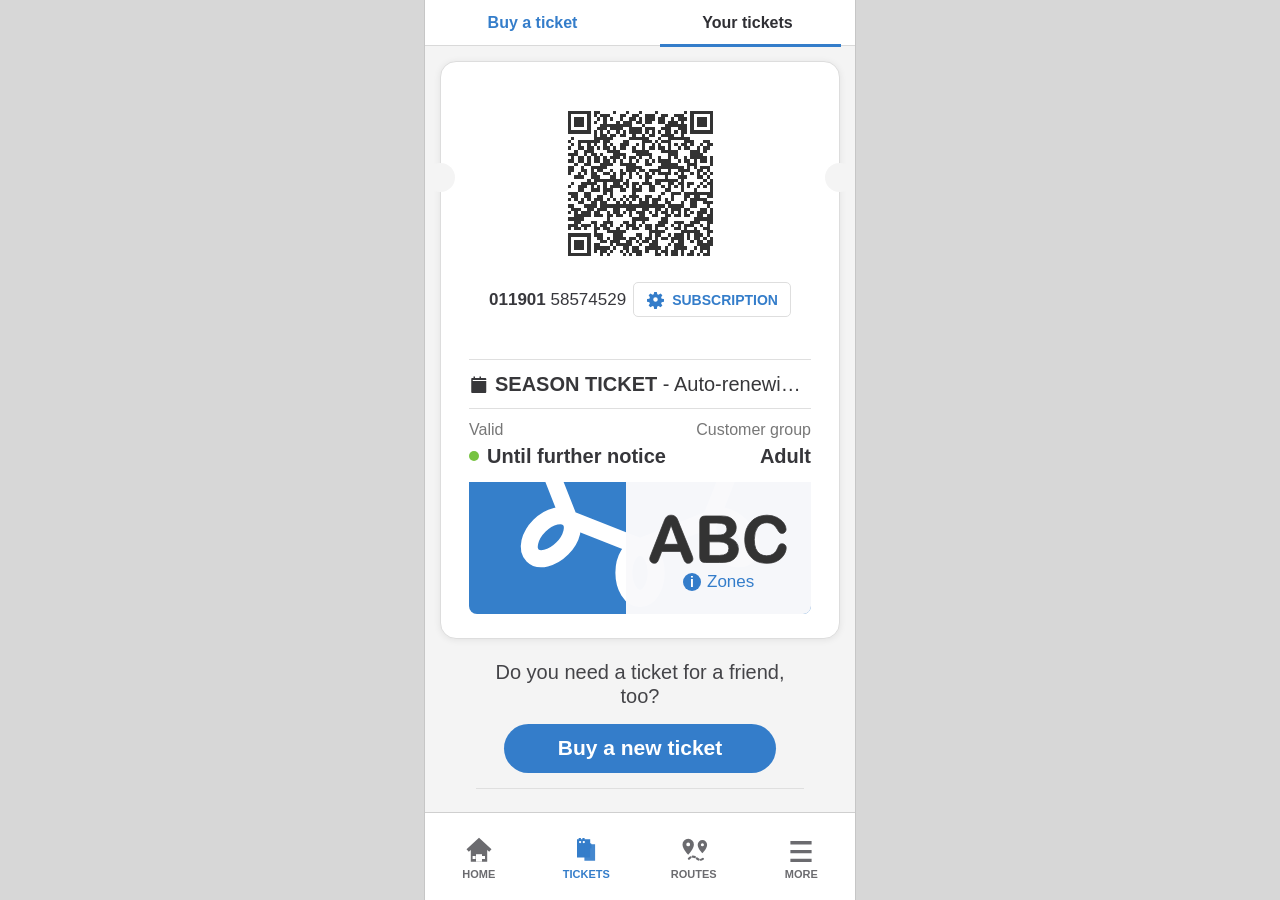
<file: index.html>
<!doctype html>
<html lang="en">
  <head>
    <meta charset="utf-8" />
    <meta name="viewport" content="width=device-width, initial-scale=1" />
    <title>HSL Ticket Mockup</title>
    <meta name="theme-color" content="#f4f4f4" />
    <meta name="apple-mobile-web-app-capable" content="yes" />
    <meta name="apple-mobile-web-app-status-bar-style" content="default" />
    <meta name="apple-mobile-web-app-title" content="HSL" />
    <link rel="manifest" href="./manifest.webmanifest?v=21" />
    <link rel="icon" href="./assets/icons/hsl-icon.svg" type="image/svg+xml" />
    <link rel="apple-touch-icon" href="./assets/icons/hsl-icon.svg" />
    <link rel="stylesheet" href="./styles.css?v=21" />
  </head>
  <body>
    <div class="app-shell">
      <div class="app-screen" aria-label="HSL ticket app mockup">
        <nav class="ticket-tabs" aria-label="Ticket sections">
          <button type="button" class="tab-button inactive">Buy a ticket</button>
          <button type="button" class="tab-button active">Your tickets</button>
        </nav>

        <main class="content">
          <section class="ticket-card" aria-label="Season ticket">
            <span class="side-notch notch-left" aria-hidden="true"></span>
            <span class="side-notch notch-right" aria-hidden="true"></span>

            <div class="qr-code" id="qrCode" aria-hidden="true"></div>

            <div class="ticket-meta">
              <div class="ticket-number"><strong>011901</strong> 58574529</div>
              <div class="subscription-badge">
                <svg viewBox="0 0 32 32" aria-hidden="true">
                  <path d="M18.2 3.2h-4.4l-.8 4a10.2 10.2 0 0 0-2.1.9L7.5 5.9 4.4 9l2.2 3.4c-.4.7-.7 1.4-.9 2.2l-4 .7v4.4l4 .8c.2.8.5 1.5.9 2.2l-2.2 3.4 3.1 3.1 3.4-2.2c.7.4 1.4.7 2.1.9l.8 4h4.4l.8-4c.7-.2 1.4-.5 2.1-.9l3.4 2.2 3.1-3.1-2.2-3.4c.4-.7.7-1.4.9-2.2l4-.8v-4.4l-4-.7c-.2-.8-.5-1.5-.9-2.2L27.6 9l-3.1-3.1-3.4 2.2c-.7-.4-1.4-.7-2.1-.9l-.8-4Zm-2.2 9a3.8 3.8 0 1 1 0 7.6 3.8 3.8 0 0 1 0-7.6Z" />
                  <circle cx="16" cy="16" r="2.1" class="gear-hole" />
                </svg>
                <span>SUBSCRIPTION</span>
              </div>
            </div>

            <div class="divider"></div>

            <div class="ticket-title">
              <svg viewBox="0 0 24 24" aria-hidden="true">
                <path d="M6 2h2v3H6V2Zm8 0h2v3h-2V2Z" />
                <path d="M4.3 4h17.4c.7 0 1.3.6 1.3 1.3v17.4c0 .7-.6 1.3-1.3 1.3H4.3c-.7 0-1.3-.6-1.3-1.3V5.3C3 4.6 3.6 4 4.3 4Zm1.4 7.2h3v3h-3v-3Zm4.7 0h3v3h-3v-3Zm4.7 0h3v3h-3v-3Zm-9.4 4.5h3v3h-3v-3Zm4.7 0h3v3h-3v-3Zm4.7 0h3v3h-3v-3ZM5 8h18V6.5H5V8Z" />
              </svg>
              <span><strong>SEASON TICKET</strong><span class="title-rest"> - Auto-renewing s...</span></span>
            </div>

            <div class="divider title-divider"></div>

            <div class="details-row">
              <div>
                <p class="label">Valid</p>
                <p class="value status-value"><span></span>Until further notice</p>
              </div>
              <div class="customer">
                <p class="label">Customer group</p>
                <p class="value">Adult</p>
              </div>
            </div>

            <div class="zone-card" id="zoneCard">
              <svg class="zone-pattern" viewBox="0 0 200 200" aria-hidden="true">
                <g>
                  <polygon points="100 54 133 67 146 100 133 133 100 146 67 133 54 100 67 67" />
                  <g transform="translate(100 42)">
                    <ellipse rx="7.5" ry="12" />
                  </g>
                  <g transform="translate(141.485 58.515) rotate(45)">
                    <ellipse rx="7.5" ry="12" />
                  </g>
                  <g transform="translate(158 100) rotate(90)">
                    <ellipse rx="7.5" ry="12" />
                  </g>
                  <g transform="translate(141.485 141.485) rotate(135)">
                    <ellipse rx="7.5" ry="12" />
                  </g>
                  <g transform="translate(100 158) rotate(180)">
                    <ellipse rx="7.5" ry="12" />
                  </g>
                  <g transform="translate(58.515 141.485) rotate(225)">
                    <ellipse rx="7.5" ry="12" />
                  </g>
                  <g transform="translate(42 100) rotate(270)">
                    <ellipse rx="7.5" ry="12" />
                  </g>
                  <g transform="translate(58.515 58.515) rotate(315)">
                    <ellipse rx="7.5" ry="12" />
                  </g>
                </g>
              </svg>
              <div class="zone-color-panel">
              </div>
              <div class="zone-copy">
                <svg class="zone-letters" viewBox="0 0 141.616 48.115" role="img" aria-label="ABC">
                  <path fill="currentColor" d="M34.849 42.053L32.627 36.213L13.711 36.213L11.489 42.180Q10.188 45.671 9.268 46.893Q8.347 48.115 6.252 48.115Q4.475 48.115 3.110 46.814Q1.746 45.513 1.746 43.862Q1.746 42.910 2.063 41.895Q2.380 40.879 3.110 39.070L15.012 8.855Q15.520 7.554 16.234 5.729Q16.948 3.904 17.758 2.698Q18.567 1.492 19.884 0.746Q21.201 0.000 23.137 0.000Q25.105 0.000 26.422 0.746Q27.739 1.492 28.549 2.666Q29.358 3.840 29.913 5.189Q30.469 6.538 31.326 8.792L43.481 38.816Q44.910 42.244 44.910 43.799Q44.910 45.417 43.561 46.766Q42.212 48.115 40.308 48.115Q39.197 48.115 38.403 47.719Q37.610 47.322 37.070 46.639Q36.531 45.957 35.912 44.545Q35.293 43.132 34.849 42.053ZM16.187 29.136L30.088 29.136L23.074 9.934Z" />
                  <path fill="currentColor" d="M71.697 47.322L57.478 47.322Q54.399 47.322 53.082 45.941Q51.765 44.561 51.765 41.545L51.765 6.570Q51.765 3.491 53.114 2.142Q54.463 0.793 57.478 0.793L72.554 0.793Q75.886 0.793 78.330 1.206Q80.774 1.619 82.710 2.793Q84.360 3.777 85.630 5.284Q86.899 6.792 87.566 8.617Q88.232 10.442 88.232 12.473Q88.232 19.456 81.250 22.693Q90.422 25.613 90.422 34.055Q90.422 37.959 88.423 41.085Q86.423 44.211 83.027 45.703Q80.901 46.592 78.140 46.957Q75.378 47.322 71.697 47.322ZM70.999 26.660L61.191 26.660L61.191 40.244L71.316 40.244Q80.869 40.244 80.869 33.357Q80.869 29.834 78.394 28.247Q75.918 26.660 70.999 26.660ZM61.191 7.871L61.191 19.900L69.824 19.900Q73.347 19.900 75.267 19.233Q77.188 18.567 78.203 16.694Q78.997 15.361 78.997 13.711Q78.997 10.188 76.489 9.030Q73.982 7.871 68.840 7.871Z" />
                  <path fill="currentColor" d="M138.220 32.627Q138.220 34.849 137.125 37.435Q136.030 40.022 133.682 42.513Q131.333 45.005 127.683 46.560Q124.033 48.115 119.177 48.115Q115.496 48.115 112.480 47.417Q109.465 46.719 107.006 45.243Q104.546 43.767 102.483 41.355Q100.642 39.165 99.341 36.451Q98.040 33.738 97.389 30.659Q96.738 27.581 96.738 24.121Q96.738 18.503 98.373 14.060Q100.007 9.617 103.054 6.459Q106.101 3.301 110.195 1.650Q114.290 0.000 118.923 0.000Q124.573 0.000 128.984 2.253Q133.396 4.507 135.745 7.823Q138.093 11.140 138.093 14.092Q138.093 15.710 136.951 16.948Q135.808 18.186 134.189 18.186Q132.380 18.186 131.476 17.329Q130.571 16.472 129.460 14.377Q127.620 10.918 125.128 9.204Q122.637 7.490 118.987 7.490Q113.179 7.490 109.735 11.902Q106.292 16.313 106.292 24.438Q106.292 29.866 107.815 33.468Q109.338 37.070 112.131 38.848Q114.924 40.625 118.669 40.625Q122.732 40.625 125.541 38.610Q128.350 36.594 129.778 32.690Q130.381 30.850 131.270 29.691Q132.158 28.533 134.126 28.533Q135.808 28.533 137.014 29.707Q138.220 30.881 138.220 32.627Z" />
                </svg>
                <div class="zone-label">
                  <span>i</span>
                  Zones
                </div>
              </div>
            </div>
          </section>

          <section class="friend-ticket">
            <p>Do you need a ticket for a friend,<br />too?</p>
            <button type="button">Buy a new ticket</button>
          </section>

          <div class="lower-divider"></div>
          <p class="previous-copy">Previous purchases of tickets</p>
          <a class="purchase-history" href="#" aria-label="Open purchase history">Purchase history ›</a>
          <div class="color-controls" aria-label="Zone background color">
            <button type="button" class="color-button is-selected" data-zone-color="#357fca" aria-label="Blue background"></button>
            <button type="button" class="color-button cyan" data-zone-color="#02b8e5" aria-label="Cyan background"></button>
            <button type="button" class="color-button magenta" data-zone-color="#dc0451" aria-label="Magenta background"></button>
            <button type="button" class="color-button purple" data-zone-color="#8c4798" aria-label="Purple background"></button>
            <button type="button" class="color-button red" data-zone-color="#d84a3f" aria-label="Red background"></button>
            <button type="button" class="color-button orange" data-zone-color="#f36a25" aria-label="Orange background"></button>
            <button type="button" class="color-button green" data-zone-color="#30a95a" aria-label="Green background"></button>
            <button type="button" class="color-button bright-yellow" data-zone-color="#fed200" aria-label="Bright yellow background"></button>
            <button type="button" class="color-button yellow" data-zone-color="#e8b72e" aria-label="Yellow background"></button>
          </div>
        </main>

        <footer class="bottom-nav" aria-label="Main navigation">
          <button type="button">
            <svg viewBox="0 0 32 32" aria-hidden="true">
              <path d="M3.5 15.3 16 3.8l12.5 11.5-2.3 2.5-2-1.8v11.7H7.8V16l-2 1.8-2.3-2.5Z" />
              <path d="M13 20.2h6v7.5h-6v-7.5Z" class="cutout" />
              <path d="M9.6 22.1h3v3h-3v-3Zm9.4 0h3v3h-3v-3Z" class="cutout" />
            </svg>
            <span>HOME</span>
          </button>
          <button type="button" class="selected">
            <svg viewBox="0 0 32 32" aria-hidden="true">
              <path d="M7 5.3h13.2v18.2H7V5.3Zm3.3 5.3h6.8v2h-6.8v-2Zm0 4.5h6.8v2h-6.8v-2Zm0 4.5h4.7v2h-4.7v-2Z" />
              <path d="M14.4 10.2h10.7v16.5H14.4V10.2Zm2.5 4.1h5.5v1.7h-5.5v-1.7Zm0 3.9h5.5v1.7h-5.5v-1.7Zm0 3.9h3.7v1.7h-3.7v-1.7Z" opacity=".92" />
              <path d="M8.7 4.1h2.2v3.4H8.7V4.1Zm3.7 0h2.2v3.4h-2.2V4.1Z" />
              <circle cx="10.1" cy="8.1" r="1.15" class="cutout" />
              <circle cx="13.8" cy="8.1" r="1.15" class="cutout" />
              <path d="M20.6 10.2v3.3h-3.4" fill="none" stroke="currentColor" stroke-linecap="round" stroke-width="1.7" />
            </svg>
            <span>TICKETS</span>
          </button>
          <button type="button">
            <svg viewBox="0 0 32 32" aria-hidden="true">
              <path d="M10.2 4.8A5.7 5.7 0 0 0 4.5 10.5c0 4.7 5.7 10.2 5.7 10.2s5.7-5.5 5.7-10.2a5.7 5.7 0 0 0-5.7-5.7Zm0 7.5a1.9 1.9 0 1 1 0-3.8 1.9 1.9 0 0 1 0 3.8Zm14.2-6.2a4.7 4.7 0 0 0-4.7 4.7c0 3.9 4.7 8.5 4.7 8.5s4.7-4.6 4.7-8.5a4.7 4.7 0 0 0-4.7-4.7Zm0 6.2a1.55 1.55 0 1 1 0-3.1 1.55 1.55 0 0 1 0 3.1Z" />
              <path d="M10.9 24.7c2.4-2.6 5-2.8 7.6-.5 2.7 2.4 5.4 2.1 8.2-.8" fill="none" stroke="currentColor" stroke-dasharray="2.1 2.4" stroke-linecap="round" stroke-width="2.2" />
            </svg>
            <span>ROUTES</span>
          </button>
          <button type="button">
            <svg viewBox="0 0 32 32" aria-hidden="true">
              <path d="M5.4 7.1h21.2v3.3H5.4V7.1Zm0 8.8h21.2v3.3H5.4v-3.3Zm0 8.8h21.2V28H5.4v-3.3Z" />
            </svg>
            <span>MORE</span>
          </button>
        </footer>
      </div>
    </div>

    <script>
      const qr = document.getElementById("qrCode");
      const size = 45;
      const black = new Set();

      function addFinder(startX, startY) {
        for (let y = 0; y < 7; y += 1) {
          for (let x = 0; x < 7; x += 1) {
            const edge = x === 0 || x === 6 || y === 0 || y === 6;
            const center = x >= 2 && x <= 4 && y >= 2 && y <= 4;
            if (edge || center) black.add(`${startX + x},${startY + y}`);
          }
        }
      }

      addFinder(0, 0);
      addFinder(size - 7, 0);
      addFinder(0, size - 7);

      const qrPath = [];
      for (let y = 0; y < size; y += 1) {
        for (let x = 0; x < size; x += 1) {
          const nearFinder =
            (x < 8 && y < 8) ||
            (x > size - 9 && y < 8) ||
            (x < 8 && y > size - 9);
          if (!nearFinder) {
            const value = (x * 17 + y * 31 + x * y * 7 + (x % 5) * 13 + (y % 7) * 11) % 29;
            if (value < 13 || (x + y) % 9 === 0 || (x * y) % 23 === 3 || (x * 3 + y * 5) % 31 === 4) {
              black.add(`${x},${y}`);
            }
          }
          if (black.has(`${x},${y}`)) qrPath.push(`M${x} ${y}h1v1h-1z`);
        }
      }

      const qrSvg = document.createElementNS("http://www.w3.org/2000/svg", "svg");
      const qrShape = document.createElementNS("http://www.w3.org/2000/svg", "path");
      qrSvg.setAttribute("viewBox", `0 0 ${size} ${size}`);
      qrSvg.setAttribute("aria-hidden", "true");
      qrSvg.setAttribute("focusable", "false");
      qrShape.setAttribute("d", qrPath.join(""));
      qrSvg.appendChild(qrShape);
      qr.appendChild(qrSvg);

      const colorButtons = Array.from(document.querySelectorAll(".color-button"));
      const zoneColorStorageKey = "hsl-zone-color";
      const zoneColorAliases = {
        "#eb6e34": "#f36a25"
      };

      function loadZoneColor() {
        try {
          return localStorage.getItem(zoneColorStorageKey);
        } catch (error) {
          return null;
        }
      }

      function saveZoneColor(color) {
        try {
          localStorage.setItem(zoneColorStorageKey, color);
        } catch (error) {
          // Ignore storage failures; the color switcher still works for the current session.
        }
      }

      function applyZoneColor(button, shouldSave = true) {
        const color = button.dataset.zoneColor;
        document.documentElement.style.setProperty("--zone-color", color);
        colorButtons.forEach((item) => item.classList.remove("is-selected"));
        button.classList.add("is-selected");
        if (shouldSave) saveZoneColor(color);
      }

      const savedZoneColor = loadZoneColor();
      const normalizedSavedZoneColor = zoneColorAliases[savedZoneColor] || savedZoneColor;
      const savedColorButton = colorButtons.find((button) => button.dataset.zoneColor === normalizedSavedZoneColor);
      if (savedColorButton) applyZoneColor(savedColorButton, normalizedSavedZoneColor !== savedZoneColor);

      colorButtons.forEach((button) => {
        button.addEventListener("click", () => applyZoneColor(button));
      });

      if ("serviceWorker" in navigator && location.protocol !== "file:") {
        window.addEventListener("load", () => {
          navigator.serviceWorker.register("./service-worker.js?v=21", { updateViaCache: "none" }).then((registration) => {
            registration.update();
          });
        });
      }
    </script>
  </body>
</html>
</file>
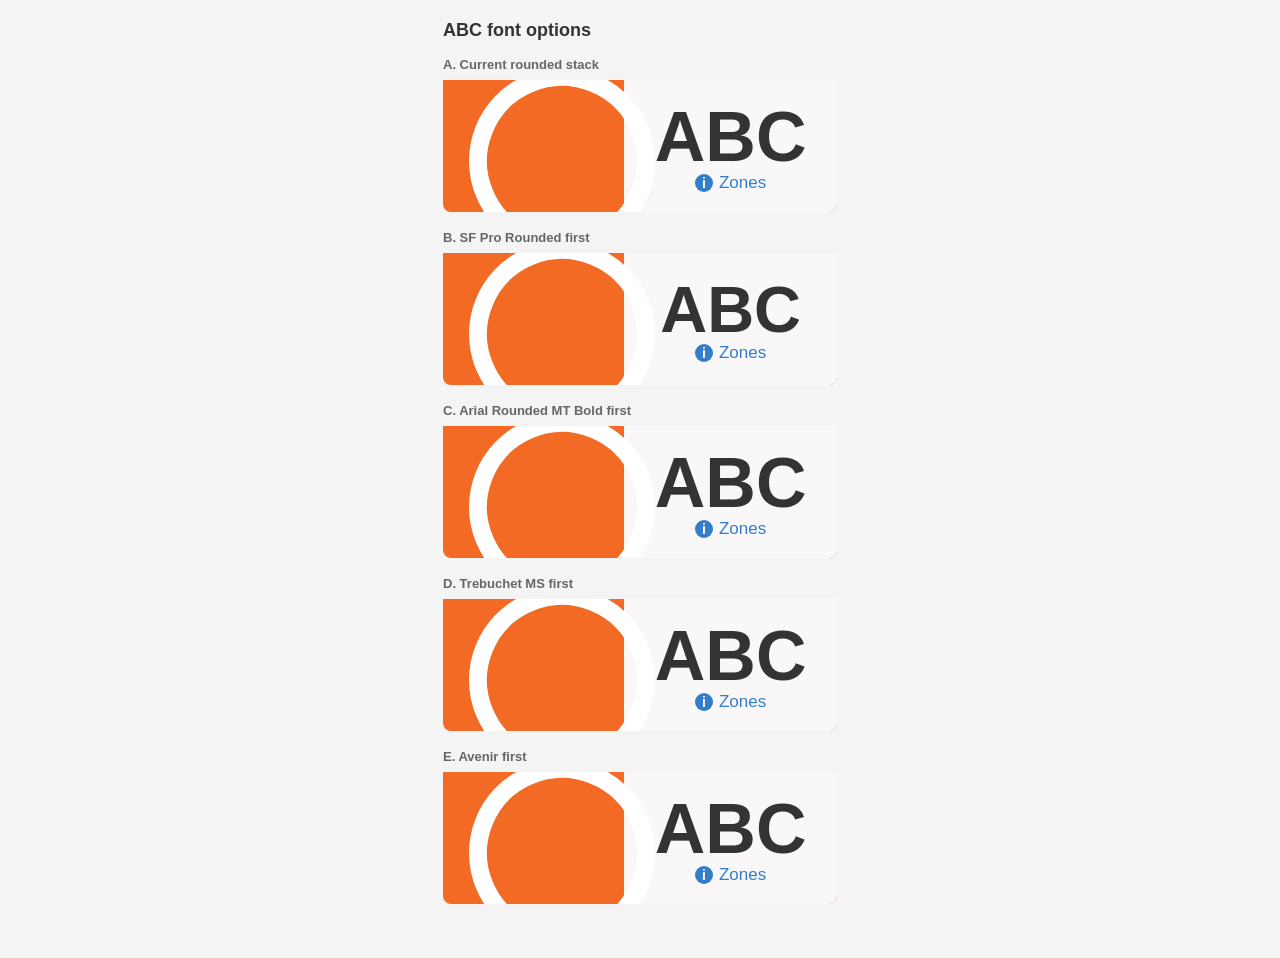
<file: font-options.html>
<!doctype html>
<html lang="en">
  <head>
    <meta charset="utf-8" />
    <meta name="viewport" content="width=device-width, initial-scale=1" />
    <title>ABC Font Options</title>
    <style>
      * {
        box-sizing: border-box;
      }

      body {
        margin: 0;
        background: #f4f4f4;
        color: #333;
        font-family: -apple-system, BlinkMacSystemFont, "Segoe UI", Arial, sans-serif;
      }

      main {
        max-width: 430px;
        margin: 0 auto;
        padding: 20px 18px 36px;
      }

      h1 {
        margin: 0 0 16px;
        font-size: 18px;
        font-weight: 800;
      }

      .option {
        margin-bottom: 18px;
      }

      .name {
        margin: 0 0 8px;
        color: #666;
        font-size: 13px;
        font-weight: 700;
      }

      .zone-card {
        height: 132px;
        display: grid;
        grid-template-columns: 46% 54%;
        overflow: hidden;
        border-radius: 0 0 8px 8px;
        background: #f36a25;
      }

      .left {
        position: relative;
      }

      .left::before {
        content: "";
        position: absolute;
        left: 26px;
        top: -12px;
        width: 150px;
        height: 150px;
        border: 18px solid #fff;
        border-radius: 50%;
        transform: rotate(22deg);
      }

      .right {
        display: flex;
        flex-direction: column;
        align-items: center;
        justify-content: center;
        background: rgba(249, 249, 251, 0.985);
      }

      .letters {
        margin-top: 6px;
        color: #333;
        font-size: 70px;
        font-weight: 900;
        line-height: 0.9;
        letter-spacing: 0;
      }

      .zones {
        display: flex;
        align-items: center;
        gap: 6px;
        margin-top: 4px;
        color: #347dca;
        font-size: 17px;
        font-weight: 400;
      }

      .zones span {
        width: 18px;
        height: 18px;
        display: inline-grid;
        place-items: center;
        border-radius: 50%;
        background: #347dca;
        color: #fff;
        font-size: 14px;
        font-weight: 900;
        line-height: 1;
      }

      .a .letters {
        font-family: ui-rounded, "SF Pro Rounded", "Arial Rounded MT Bold", "Trebuchet MS", Arial, sans-serif;
      }

      .b .letters {
        font-family: "SF Pro Rounded", ui-rounded, "Arial Rounded MT Bold", "Trebuchet MS", Arial, sans-serif;
        font-size: 65px;
        font-weight: 800;
      }

      .c .letters {
        font-family: "Arial Rounded MT Bold", ui-rounded, "Trebuchet MS", Arial, sans-serif;
      }

      .d .letters {
        font-family: "Trebuchet MS", ui-rounded, Avenir, Arial, sans-serif;
      }

      .e .letters {
        font-family: Avenir, "Avenir Next", "Helvetica Neue", Arial, sans-serif;
      }
    </style>
  </head>
  <body>
    <main>
      <h1>ABC font options</h1>

      <section class="option a">
        <p class="name">A. Current rounded stack</p>
        <div class="zone-card">
          <div class="left"></div>
          <div class="right"><div class="letters">ABC</div><div class="zones"><span>i</span>Zones</div></div>
        </div>
      </section>

      <section class="option b">
        <p class="name">B. SF Pro Rounded first</p>
        <div class="zone-card">
          <div class="left"></div>
          <div class="right"><div class="letters">ABC</div><div class="zones"><span>i</span>Zones</div></div>
        </div>
      </section>

      <section class="option c">
        <p class="name">C. Arial Rounded MT Bold first</p>
        <div class="zone-card">
          <div class="left"></div>
          <div class="right"><div class="letters">ABC</div><div class="zones"><span>i</span>Zones</div></div>
        </div>
      </section>

      <section class="option d">
        <p class="name">D. Trebuchet MS first</p>
        <div class="zone-card">
          <div class="left"></div>
          <div class="right"><div class="letters">ABC</div><div class="zones"><span>i</span>Zones</div></div>
        </div>
      </section>

      <section class="option e">
        <p class="name">E. Avenir first</p>
        <div class="zone-card">
          <div class="left"></div>
          <div class="right"><div class="letters">ABC</div><div class="zones"><span>i</span>Zones</div></div>
        </div>
      </section>
    </main>
  </body>
</html>
</file>
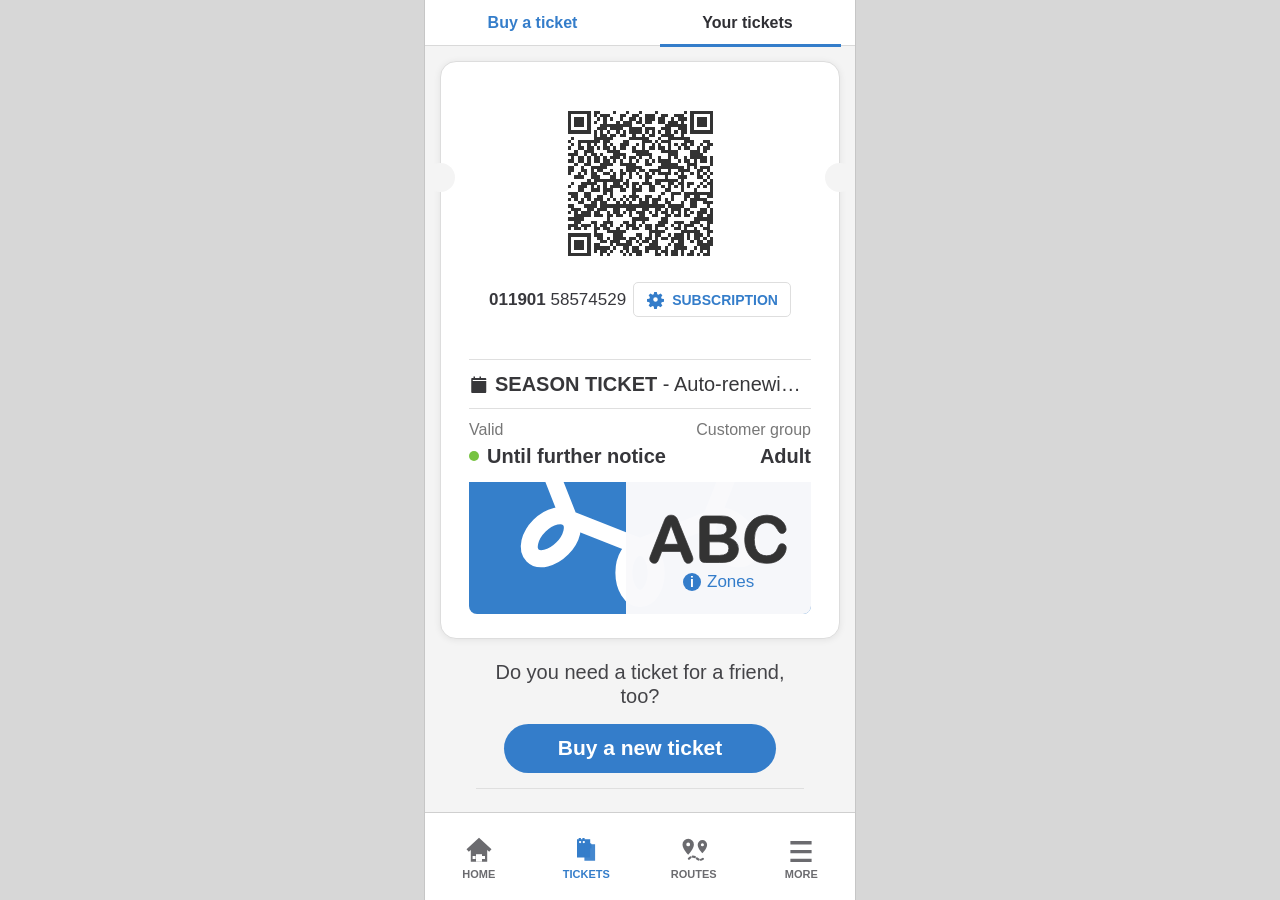
<file: hsl-ticket-single.html>
<!doctype html>
<html lang="en">
  <head>
    <meta charset="utf-8" />
    <meta name="viewport" content="width=device-width, initial-scale=1" />
    <title>HSL Ticket Mockup</title>
    <meta name="theme-color" content="#f4f4f4" />
    <meta name="apple-mobile-web-app-capable" content="yes" />
    <meta name="apple-mobile-web-app-status-bar-style" content="default" />
    <meta name="apple-mobile-web-app-title" content="HSL" />
    <link rel="manifest" href="./manifest.webmanifest?v=21" />
    <link rel="icon" href="./assets/icons/hsl-icon.svg" type="image/svg+xml" />
    <link rel="apple-touch-icon" href="./assets/icons/hsl-icon.svg" />
    <style>
* {
  box-sizing: border-box;
}

:root {
  --zone-color: #357fca;
  --zone-pattern-size: min(430px, 100vw);
}

html,
body {
  margin: 0;
  min-height: 100%;
}

body {
  background: #d7d7d7;
  color: #353538;
  font-family: -apple-system, BlinkMacSystemFont, "Segoe UI", Arial, Helvetica, sans-serif;
}

button {
  border: 0;
  font: inherit;
}

.app-shell {
  min-height: 100vh;
  display: flex;
  justify-content: center;
  align-items: stretch;
}

.app-screen {
  position: relative;
  width: min(100vw, 430px);
  height: 100vh;
  height: 100dvh;
  overflow: hidden;
  background: #f4f4f4;
  box-shadow: 0 0 0 1px rgba(0, 0, 0, 0.08);
}

.ticket-tabs {
  position: relative;
  z-index: 2;
  height: 46px;
  display: grid;
  grid-template-columns: 1fr 1fr;
  align-items: end;
  border-bottom: 1px solid #d9d9d9;
  background: #fff;
}

.tab-button {
  height: 46px;
  display: flex;
  align-items: center;
  justify-content: center;
  padding-top: 1px;
  background: transparent;
  color: #2f2f34;
  font-size: 16px;
  font-weight: 800;
}

.tab-button.inactive {
  color: #347dca;
}

.tab-button.active {
  position: relative;
}

.tab-button.active::after {
  content: "";
  position: absolute;
  right: 14px;
  bottom: -1px;
  left: 20px;
  height: 3px;
  background: #347dca;
}

.content {
  height: calc(100% - 46px);
  overflow-y: auto;
  padding: 15px 15px 146px;
  background: #f4f4f4;
  scrollbar-color: #8a8a8a transparent;
  scrollbar-width: thin;
}

.ticket-card {
  position: relative;
  padding: 49px 28px 24px;
  border: 1px solid #ddd;
  border-radius: 16px;
  background: #fff;
  box-shadow: 0 1px 7px rgba(0, 0, 0, 0.08);
}

.side-notch {
  position: absolute;
  top: 101px;
  z-index: 2;
  width: 29px;
  height: 29px;
  border-radius: 50%;
  background: #f4f4f4;
}

.side-notch::before {
  display: none;
}

.notch-left {
  left: -15px;
}

.notch-right {
  right: -15px;
}

.qr-code {
  width: 145px;
  height: 145px;
  margin: 0 auto 26px;
  background: #fff;
}

.qr-code svg {
  width: 100%;
  height: 100%;
  display: block;
  shape-rendering: crispEdges;
}

.qr-code path {
  fill: #333;
}

.ticket-meta {
  display: flex;
  align-items: center;
  justify-content: center;
  gap: 7px;
  margin-bottom: 42px;
}

.ticket-number {
  white-space: nowrap;
  color: #38383d;
  font-size: 17px;
  line-height: 1;
}

.ticket-number strong {
  font-weight: 900;
}

.subscription-badge {
  height: 35px;
  min-width: 148px;
  display: inline-flex;
  align-items: center;
  justify-content: center;
  gap: 7px;
  padding: 0 12px;
  border: 1px solid #dedede;
  border-radius: 5px;
  color: #347dca;
  font-size: 14px;
  font-weight: 900;
  letter-spacing: 0;
}

.subscription-badge svg {
  width: 19px;
  height: 19px;
  fill: currentColor;
}

.subscription-badge .gear-hole {
  fill: #fff;
}

.divider,
.lower-divider {
  height: 1px;
  background: #dfdfdf;
}

.ticket-title {
  height: 48px;
  display: flex;
  align-items: center;
  gap: 8px;
  overflow: hidden;
  color: #37373a;
  background: #fff;
  font-size: 20px;
  font-weight: 400;
  white-space: nowrap;
}

.ticket-title svg {
  width: 18px;
  height: 18px;
  flex: 0 0 auto;
  fill: currentColor;
}

.ticket-title span {
  min-width: 0;
  overflow: hidden;
  text-overflow: ellipsis;
  background: transparent;
}

.ticket-title strong {
  font-weight: 900;
}

.ticket-title .title-rest {
  font-weight: 400;
}

.title-divider {
  margin-bottom: 12px;
}

.details-row {
  display: grid;
  grid-template-columns: 1fr 118px;
  align-items: start;
  margin-bottom: 14px;
}

.label {
  margin: 0 0 5px;
  color: #777;
  font-size: 16px;
  line-height: 1.1;
}

.value {
  margin: 0;
  color: #36363a;
  font-size: 20px;
  font-weight: 800;
  line-height: 1.2;
}

.status-value {
  display: flex;
  align-items: center;
  gap: 8px;
}

.status-value span {
  width: 10px;
  height: 10px;
  flex: 0 0 auto;
  border-radius: 50%;
  background: #76c340;
}

.customer {
  text-align: right;
}

.zone-card {
  position: relative;
  height: 132px;
  display: grid;
  grid-template-columns: 46% 54%;
  overflow: hidden;
  contain: paint;
  border-radius: 0 0 8px 8px;
  background: var(--zone-color);
}

.zone-color-panel {
  position: relative;
  z-index: 2;
}

.zone-pattern {
  position: absolute;
  z-index: 1;
  left: 50%;
  top: calc(var(--zone-pattern-size) * -0.58);
  width: var(--zone-pattern-size);
  height: var(--zone-pattern-size);
  transform: translate3d(-50%, 0, 0) rotate(0turn);
  transform-box: fill-box;
  transform-origin: 50% 50%;
  will-change: transform;
  backface-visibility: hidden;
  pointer-events: none;
  overflow: visible;
  fill: none;
  stroke: #fff;
  stroke-linecap: round;
  stroke-linejoin: round;
  stroke-width: 17;
  animation: zone-spin 7s linear infinite;
}

.zone-pattern polygon,
.zone-pattern ellipse {
  vector-effect: non-scaling-stroke;
}

@keyframes zone-spin {
  to {
    transform: translate3d(-50%, 0, 0) rotate(1turn);
  }
}

@media (prefers-reduced-motion: reduce) {
  .zone-pattern {
    animation: none;
  }
}

.zone-copy {
  position: relative;
  z-index: 2;
  display: flex;
  flex-direction: column;
  align-items: center;
  justify-content: center;
  overflow: hidden;
  background: rgba(249, 249, 251, 0.985);
}

.zone-letters {
  position: relative;
  z-index: 1;
  width: 141.616px;
  height: 58.5px;
  display: block;
  flex: 0 0 auto;
  margin-top: 6px;
  color: #333;
  overflow: visible;
}

.zone-letters path {
  stroke: currentColor;
  stroke-width: 0.75px;
  stroke-linejoin: round;
  paint-order: stroke fill;
}

.zone-label {
  position: relative;
  z-index: 1;
  display: flex;
  align-items: center;
  gap: 6px;
  margin-top: 4px;
  color: #347dca;
  font-size: 17px;
  font-weight: 400;
}

.zone-label span {
  width: 18px;
  height: 18px;
  display: inline-grid;
  place-items: center;
  border-radius: 50%;
  background: #347dca;
  color: #fff;
  font-size: 14px;
  font-weight: 900;
  line-height: 1;
}

.friend-ticket {
  padding: 21px 10px 8px;
  text-align: center;
}

.friend-ticket p {
  margin: 0 0 16px;
  color: #444448;
  font-size: 20px;
  line-height: 1.2;
}

.friend-ticket button {
  width: min(272px, 80%);
  height: 49px;
  border-radius: 25px;
  background: #347dca;
  color: #fff;
  font-size: 21px;
  font-weight: 800;
}

.lower-divider {
  width: 82%;
  margin: 7px auto 0;
}

.previous-copy {
  margin: 22px 0 0;
  color: #444448;
  text-align: center;
  font-size: 20px;
  line-height: 1.2;
}

.purchase-history {
  display: block;
  margin: 18px 0 22px;
  color: #0786c8;
  text-align: center;
  text-decoration: none;
  font-size: 24px;
  font-weight: 800;
  line-height: 1.2;
}

.color-controls {
  display: flex;
  flex-wrap: wrap;
  justify-content: center;
  gap: 12px clamp(6px, 2vw, 10px);
  margin: 0 0 96px;
}

.color-button {
  width: 34px;
  height: 34px;
  border: 3px solid #fff;
  border-radius: 50%;
  background: #357fca;
  box-shadow: 0 0 0 1px #d4d4d4;
}

.color-button.red {
  background: #d84a3f;
}

.color-button.cyan {
  background: #02b8e5;
}

.color-button.magenta {
  background: #dc0451;
}

.color-button.purple {
  background: #8c4798;
}

.color-button.orange {
  background: #f36a25;
}

.color-button.green {
  background: #30a95a;
}

.color-button.bright-yellow {
  background: #fed200;
}

.color-button.yellow {
  background: #e8b72e;
}

.color-button.is-selected {
  box-shadow: 0 0 0 3px #347dca;
}

.bottom-nav {
  position: absolute;
  z-index: 4;
  right: 0;
  bottom: 0;
  left: 0;
  height: 88px;
  display: grid;
  grid-template-columns: repeat(4, 1fr);
  border-top: 1px solid #cfcfcf;
  background: #fff;
}

.bottom-nav button {
  display: flex;
  flex-direction: column;
  align-items: center;
  justify-content: center;
  gap: 2px;
  background: transparent;
  color: #6b6b6f;
  font-size: 11px;
  font-weight: 900;
  letter-spacing: 0;
}

.bottom-nav svg {
  width: 32px;
  height: 32px;
  fill: currentColor;
}

.bottom-nav .selected {
  color: #347dca;
}

.bottom-nav .cutout {
  fill: #fff;
}

@media (max-width: 390px) {
  .ticket-card {
    padding-left: 22px;
    padding-right: 22px;
  }

  .ticket-meta {
    gap: 5px;
  }

  .ticket-number {
    font-size: 15px;
  }

  .subscription-badge {
    min-width: 137px;
    padding: 0 8px;
    font-size: 12px;
  }

  .ticket-title {
    font-size: 18px;
  }

  .value {
    font-size: 18px;
  }
}

    </style>
  </head>
  <body>
    <div class="app-shell">
      <div class="app-screen" aria-label="HSL ticket app mockup">
        <nav class="ticket-tabs" aria-label="Ticket sections">
          <button type="button" class="tab-button inactive">Buy a ticket</button>
          <button type="button" class="tab-button active">Your tickets</button>
        </nav>

        <main class="content">
          <section class="ticket-card" aria-label="Season ticket">
            <span class="side-notch notch-left" aria-hidden="true"></span>
            <span class="side-notch notch-right" aria-hidden="true"></span>

            <div class="qr-code" id="qrCode" aria-hidden="true"></div>

            <div class="ticket-meta">
              <div class="ticket-number"><strong>011901</strong> 58574529</div>
              <div class="subscription-badge">
                <svg viewBox="0 0 32 32" aria-hidden="true">
                  <path d="M18.2 3.2h-4.4l-.8 4a10.2 10.2 0 0 0-2.1.9L7.5 5.9 4.4 9l2.2 3.4c-.4.7-.7 1.4-.9 2.2l-4 .7v4.4l4 .8c.2.8.5 1.5.9 2.2l-2.2 3.4 3.1 3.1 3.4-2.2c.7.4 1.4.7 2.1.9l.8 4h4.4l.8-4c.7-.2 1.4-.5 2.1-.9l3.4 2.2 3.1-3.1-2.2-3.4c.4-.7.7-1.4.9-2.2l4-.8v-4.4l-4-.7c-.2-.8-.5-1.5-.9-2.2L27.6 9l-3.1-3.1-3.4 2.2c-.7-.4-1.4-.7-2.1-.9l-.8-4Zm-2.2 9a3.8 3.8 0 1 1 0 7.6 3.8 3.8 0 0 1 0-7.6Z" />
                  <circle cx="16" cy="16" r="2.1" class="gear-hole" />
                </svg>
                <span>SUBSCRIPTION</span>
              </div>
            </div>

            <div class="divider"></div>

            <div class="ticket-title">
              <svg viewBox="0 0 24 24" aria-hidden="true">
                <path d="M6 2h2v3H6V2Zm8 0h2v3h-2V2Z" />
                <path d="M4.3 4h17.4c.7 0 1.3.6 1.3 1.3v17.4c0 .7-.6 1.3-1.3 1.3H4.3c-.7 0-1.3-.6-1.3-1.3V5.3C3 4.6 3.6 4 4.3 4Zm1.4 7.2h3v3h-3v-3Zm4.7 0h3v3h-3v-3Zm4.7 0h3v3h-3v-3Zm-9.4 4.5h3v3h-3v-3Zm4.7 0h3v3h-3v-3Zm4.7 0h3v3h-3v-3ZM5 8h18V6.5H5V8Z" />
              </svg>
              <span><strong>SEASON TICKET</strong><span class="title-rest"> - Auto-renewing s...</span></span>
            </div>

            <div class="divider title-divider"></div>

            <div class="details-row">
              <div>
                <p class="label">Valid</p>
                <p class="value status-value"><span></span>Until further notice</p>
              </div>
              <div class="customer">
                <p class="label">Customer group</p>
                <p class="value">Adult</p>
              </div>
            </div>

            <div class="zone-card" id="zoneCard">
              <svg class="zone-pattern" viewBox="0 0 200 200" aria-hidden="true">
                <g>
                  <polygon points="100 54 133 67 146 100 133 133 100 146 67 133 54 100 67 67" />
                  <g transform="translate(100 42)">
                    <ellipse rx="7.5" ry="12" />
                  </g>
                  <g transform="translate(141.485 58.515) rotate(45)">
                    <ellipse rx="7.5" ry="12" />
                  </g>
                  <g transform="translate(158 100) rotate(90)">
                    <ellipse rx="7.5" ry="12" />
                  </g>
                  <g transform="translate(141.485 141.485) rotate(135)">
                    <ellipse rx="7.5" ry="12" />
                  </g>
                  <g transform="translate(100 158) rotate(180)">
                    <ellipse rx="7.5" ry="12" />
                  </g>
                  <g transform="translate(58.515 141.485) rotate(225)">
                    <ellipse rx="7.5" ry="12" />
                  </g>
                  <g transform="translate(42 100) rotate(270)">
                    <ellipse rx="7.5" ry="12" />
                  </g>
                  <g transform="translate(58.515 58.515) rotate(315)">
                    <ellipse rx="7.5" ry="12" />
                  </g>
                </g>
              </svg>
              <div class="zone-color-panel">
              </div>
              <div class="zone-copy">
                <svg class="zone-letters" viewBox="0 0 141.616 48.115" role="img" aria-label="ABC">
                  <path fill="currentColor" d="M34.849 42.053L32.627 36.213L13.711 36.213L11.489 42.180Q10.188 45.671 9.268 46.893Q8.347 48.115 6.252 48.115Q4.475 48.115 3.110 46.814Q1.746 45.513 1.746 43.862Q1.746 42.910 2.063 41.895Q2.380 40.879 3.110 39.070L15.012 8.855Q15.520 7.554 16.234 5.729Q16.948 3.904 17.758 2.698Q18.567 1.492 19.884 0.746Q21.201 0.000 23.137 0.000Q25.105 0.000 26.422 0.746Q27.739 1.492 28.549 2.666Q29.358 3.840 29.913 5.189Q30.469 6.538 31.326 8.792L43.481 38.816Q44.910 42.244 44.910 43.799Q44.910 45.417 43.561 46.766Q42.212 48.115 40.308 48.115Q39.197 48.115 38.403 47.719Q37.610 47.322 37.070 46.639Q36.531 45.957 35.912 44.545Q35.293 43.132 34.849 42.053ZM16.187 29.136L30.088 29.136L23.074 9.934Z" />
                  <path fill="currentColor" d="M71.697 47.322L57.478 47.322Q54.399 47.322 53.082 45.941Q51.765 44.561 51.765 41.545L51.765 6.570Q51.765 3.491 53.114 2.142Q54.463 0.793 57.478 0.793L72.554 0.793Q75.886 0.793 78.330 1.206Q80.774 1.619 82.710 2.793Q84.360 3.777 85.630 5.284Q86.899 6.792 87.566 8.617Q88.232 10.442 88.232 12.473Q88.232 19.456 81.250 22.693Q90.422 25.613 90.422 34.055Q90.422 37.959 88.423 41.085Q86.423 44.211 83.027 45.703Q80.901 46.592 78.140 46.957Q75.378 47.322 71.697 47.322ZM70.999 26.660L61.191 26.660L61.191 40.244L71.316 40.244Q80.869 40.244 80.869 33.357Q80.869 29.834 78.394 28.247Q75.918 26.660 70.999 26.660ZM61.191 7.871L61.191 19.900L69.824 19.900Q73.347 19.900 75.267 19.233Q77.188 18.567 78.203 16.694Q78.997 15.361 78.997 13.711Q78.997 10.188 76.489 9.030Q73.982 7.871 68.840 7.871Z" />
                  <path fill="currentColor" d="M138.220 32.627Q138.220 34.849 137.125 37.435Q136.030 40.022 133.682 42.513Q131.333 45.005 127.683 46.560Q124.033 48.115 119.177 48.115Q115.496 48.115 112.480 47.417Q109.465 46.719 107.006 45.243Q104.546 43.767 102.483 41.355Q100.642 39.165 99.341 36.451Q98.040 33.738 97.389 30.659Q96.738 27.581 96.738 24.121Q96.738 18.503 98.373 14.060Q100.007 9.617 103.054 6.459Q106.101 3.301 110.195 1.650Q114.290 0.000 118.923 0.000Q124.573 0.000 128.984 2.253Q133.396 4.507 135.745 7.823Q138.093 11.140 138.093 14.092Q138.093 15.710 136.951 16.948Q135.808 18.186 134.189 18.186Q132.380 18.186 131.476 17.329Q130.571 16.472 129.460 14.377Q127.620 10.918 125.128 9.204Q122.637 7.490 118.987 7.490Q113.179 7.490 109.735 11.902Q106.292 16.313 106.292 24.438Q106.292 29.866 107.815 33.468Q109.338 37.070 112.131 38.848Q114.924 40.625 118.669 40.625Q122.732 40.625 125.541 38.610Q128.350 36.594 129.778 32.690Q130.381 30.850 131.270 29.691Q132.158 28.533 134.126 28.533Q135.808 28.533 137.014 29.707Q138.220 30.881 138.220 32.627Z" />
                </svg>
                <div class="zone-label">
                  <span>i</span>
                  Zones
                </div>
              </div>
            </div>
          </section>

          <section class="friend-ticket">
            <p>Do you need a ticket for a friend,<br />too?</p>
            <button type="button">Buy a new ticket</button>
          </section>

          <div class="lower-divider"></div>
          <p class="previous-copy">Previous purchases of tickets</p>
          <a class="purchase-history" href="#" aria-label="Open purchase history">Purchase history ›</a>
          <div class="color-controls" aria-label="Zone background color">
            <button type="button" class="color-button is-selected" data-zone-color="#357fca" aria-label="Blue background"></button>
            <button type="button" class="color-button cyan" data-zone-color="#02b8e5" aria-label="Cyan background"></button>
            <button type="button" class="color-button magenta" data-zone-color="#dc0451" aria-label="Magenta background"></button>
            <button type="button" class="color-button purple" data-zone-color="#8c4798" aria-label="Purple background"></button>
            <button type="button" class="color-button red" data-zone-color="#d84a3f" aria-label="Red background"></button>
            <button type="button" class="color-button orange" data-zone-color="#f36a25" aria-label="Orange background"></button>
            <button type="button" class="color-button green" data-zone-color="#30a95a" aria-label="Green background"></button>
            <button type="button" class="color-button bright-yellow" data-zone-color="#fed200" aria-label="Bright yellow background"></button>
            <button type="button" class="color-button yellow" data-zone-color="#e8b72e" aria-label="Yellow background"></button>
          </div>
        </main>

        <footer class="bottom-nav" aria-label="Main navigation">
          <button type="button">
            <svg viewBox="0 0 32 32" aria-hidden="true">
              <path d="M3.5 15.3 16 3.8l12.5 11.5-2.3 2.5-2-1.8v11.7H7.8V16l-2 1.8-2.3-2.5Z" />
              <path d="M13 20.2h6v7.5h-6v-7.5Z" class="cutout" />
              <path d="M9.6 22.1h3v3h-3v-3Zm9.4 0h3v3h-3v-3Z" class="cutout" />
            </svg>
            <span>HOME</span>
          </button>
          <button type="button" class="selected">
            <svg viewBox="0 0 32 32" aria-hidden="true">
              <path d="M7 5.3h13.2v18.2H7V5.3Zm3.3 5.3h6.8v2h-6.8v-2Zm0 4.5h6.8v2h-6.8v-2Zm0 4.5h4.7v2h-4.7v-2Z" />
              <path d="M14.4 10.2h10.7v16.5H14.4V10.2Zm2.5 4.1h5.5v1.7h-5.5v-1.7Zm0 3.9h5.5v1.7h-5.5v-1.7Zm0 3.9h3.7v1.7h-3.7v-1.7Z" opacity=".92" />
              <path d="M8.7 4.1h2.2v3.4H8.7V4.1Zm3.7 0h2.2v3.4h-2.2V4.1Z" />
              <circle cx="10.1" cy="8.1" r="1.15" class="cutout" />
              <circle cx="13.8" cy="8.1" r="1.15" class="cutout" />
              <path d="M20.6 10.2v3.3h-3.4" fill="none" stroke="currentColor" stroke-linecap="round" stroke-width="1.7" />
            </svg>
            <span>TICKETS</span>
          </button>
          <button type="button">
            <svg viewBox="0 0 32 32" aria-hidden="true">
              <path d="M10.2 4.8A5.7 5.7 0 0 0 4.5 10.5c0 4.7 5.7 10.2 5.7 10.2s5.7-5.5 5.7-10.2a5.7 5.7 0 0 0-5.7-5.7Zm0 7.5a1.9 1.9 0 1 1 0-3.8 1.9 1.9 0 0 1 0 3.8Zm14.2-6.2a4.7 4.7 0 0 0-4.7 4.7c0 3.9 4.7 8.5 4.7 8.5s4.7-4.6 4.7-8.5a4.7 4.7 0 0 0-4.7-4.7Zm0 6.2a1.55 1.55 0 1 1 0-3.1 1.55 1.55 0 0 1 0 3.1Z" />
              <path d="M10.9 24.7c2.4-2.6 5-2.8 7.6-.5 2.7 2.4 5.4 2.1 8.2-.8" fill="none" stroke="currentColor" stroke-dasharray="2.1 2.4" stroke-linecap="round" stroke-width="2.2" />
            </svg>
            <span>ROUTES</span>
          </button>
          <button type="button">
            <svg viewBox="0 0 32 32" aria-hidden="true">
              <path d="M5.4 7.1h21.2v3.3H5.4V7.1Zm0 8.8h21.2v3.3H5.4v-3.3Zm0 8.8h21.2V28H5.4v-3.3Z" />
            </svg>
            <span>MORE</span>
          </button>
        </footer>
      </div>
    </div>

    <script>
      const qr = document.getElementById("qrCode");
      const size = 45;
      const black = new Set();

      function addFinder(startX, startY) {
        for (let y = 0; y < 7; y += 1) {
          for (let x = 0; x < 7; x += 1) {
            const edge = x === 0 || x === 6 || y === 0 || y === 6;
            const center = x >= 2 && x <= 4 && y >= 2 && y <= 4;
            if (edge || center) black.add(`${startX + x},${startY + y}`);
          }
        }
      }

      addFinder(0, 0);
      addFinder(size - 7, 0);
      addFinder(0, size - 7);

      const qrPath = [];
      for (let y = 0; y < size; y += 1) {
        for (let x = 0; x < size; x += 1) {
          const nearFinder =
            (x < 8 && y < 8) ||
            (x > size - 9 && y < 8) ||
            (x < 8 && y > size - 9);
          if (!nearFinder) {
            const value = (x * 17 + y * 31 + x * y * 7 + (x % 5) * 13 + (y % 7) * 11) % 29;
            if (value < 13 || (x + y) % 9 === 0 || (x * y) % 23 === 3 || (x * 3 + y * 5) % 31 === 4) {
              black.add(`${x},${y}`);
            }
          }
          if (black.has(`${x},${y}`)) qrPath.push(`M${x} ${y}h1v1h-1z`);
        }
      }

      const qrSvg = document.createElementNS("http://www.w3.org/2000/svg", "svg");
      const qrShape = document.createElementNS("http://www.w3.org/2000/svg", "path");
      qrSvg.setAttribute("viewBox", `0 0 ${size} ${size}`);
      qrSvg.setAttribute("aria-hidden", "true");
      qrSvg.setAttribute("focusable", "false");
      qrShape.setAttribute("d", qrPath.join(""));
      qrSvg.appendChild(qrShape);
      qr.appendChild(qrSvg);

      const colorButtons = Array.from(document.querySelectorAll(".color-button"));
      const zoneColorStorageKey = "hsl-zone-color";
      const zoneColorAliases = {
        "#eb6e34": "#f36a25"
      };

      function loadZoneColor() {
        try {
          return localStorage.getItem(zoneColorStorageKey);
        } catch (error) {
          return null;
        }
      }

      function saveZoneColor(color) {
        try {
          localStorage.setItem(zoneColorStorageKey, color);
        } catch (error) {
          // Ignore storage failures; the color switcher still works for the current session.
        }
      }

      function applyZoneColor(button, shouldSave = true) {
        const color = button.dataset.zoneColor;
        document.documentElement.style.setProperty("--zone-color", color);
        colorButtons.forEach((item) => item.classList.remove("is-selected"));
        button.classList.add("is-selected");
        if (shouldSave) saveZoneColor(color);
      }

      const savedZoneColor = loadZoneColor();
      const normalizedSavedZoneColor = zoneColorAliases[savedZoneColor] || savedZoneColor;
      const savedColorButton = colorButtons.find((button) => button.dataset.zoneColor === normalizedSavedZoneColor);
      if (savedColorButton) applyZoneColor(savedColorButton, normalizedSavedZoneColor !== savedZoneColor);

      colorButtons.forEach((button) => {
        button.addEventListener("click", () => applyZoneColor(button));
      });

      if ("serviceWorker" in navigator && location.protocol !== "file:") {
        window.addEventListener("load", () => {
          navigator.serviceWorker.register("./service-worker.js?v=21", { updateViaCache: "none" }).then((registration) => {
            registration.update();
          });
        });
      }
    </script>
  </body>
</html>
</file>
<file: styles.css>
* {
  box-sizing: border-box;
}

:root {
  --zone-color: #357fca;
  --zone-pattern-size: min(430px, 100vw);
}

html,
body {
  margin: 0;
  min-height: 100%;
}

body {
  background: #d7d7d7;
  color: #353538;
  font-family: -apple-system, BlinkMacSystemFont, "Segoe UI", Arial, Helvetica, sans-serif;
}

button {
  border: 0;
  font: inherit;
}

.app-shell {
  min-height: 100vh;
  display: flex;
  justify-content: center;
  align-items: stretch;
}

.app-screen {
  position: relative;
  width: min(100vw, 430px);
  height: 100vh;
  height: 100dvh;
  overflow: hidden;
  background: #f4f4f4;
  box-shadow: 0 0 0 1px rgba(0, 0, 0, 0.08);
}

.ticket-tabs {
  position: relative;
  z-index: 2;
  height: 46px;
  display: grid;
  grid-template-columns: 1fr 1fr;
  align-items: end;
  border-bottom: 1px solid #d9d9d9;
  background: #fff;
}

.tab-button {
  height: 46px;
  display: flex;
  align-items: center;
  justify-content: center;
  padding-top: 1px;
  background: transparent;
  color: #2f2f34;
  font-size: 16px;
  font-weight: 800;
}

.tab-button.inactive {
  color: #347dca;
}

.tab-button.active {
  position: relative;
}

.tab-button.active::after {
  content: "";
  position: absolute;
  right: 14px;
  bottom: -1px;
  left: 20px;
  height: 3px;
  background: #347dca;
}

.content {
  height: calc(100% - 46px);
  overflow-y: auto;
  padding: 15px 15px 146px;
  background: #f4f4f4;
  scrollbar-color: #8a8a8a transparent;
  scrollbar-width: thin;
}

.ticket-card {
  position: relative;
  padding: 49px 28px 24px;
  border: 1px solid #ddd;
  border-radius: 16px;
  background: #fff;
  box-shadow: 0 1px 7px rgba(0, 0, 0, 0.08);
}

.side-notch {
  position: absolute;
  top: 101px;
  z-index: 2;
  width: 29px;
  height: 29px;
  border-radius: 50%;
  background: #f4f4f4;
}

.side-notch::before {
  display: none;
}

.notch-left {
  left: -15px;
}

.notch-right {
  right: -15px;
}

.qr-code {
  width: 145px;
  height: 145px;
  margin: 0 auto 26px;
  background: #fff;
}

.qr-code svg {
  width: 100%;
  height: 100%;
  display: block;
  shape-rendering: crispEdges;
}

.qr-code path {
  fill: #333;
}

.ticket-meta {
  display: flex;
  align-items: center;
  justify-content: center;
  gap: 7px;
  margin-bottom: 42px;
}

.ticket-number {
  white-space: nowrap;
  color: #38383d;
  font-size: 17px;
  line-height: 1;
}

.ticket-number strong {
  font-weight: 900;
}

.subscription-badge {
  height: 35px;
  min-width: 148px;
  display: inline-flex;
  align-items: center;
  justify-content: center;
  gap: 7px;
  padding: 0 12px;
  border: 1px solid #dedede;
  border-radius: 5px;
  color: #347dca;
  font-size: 14px;
  font-weight: 900;
  letter-spacing: 0;
}

.subscription-badge svg {
  width: 19px;
  height: 19px;
  fill: currentColor;
}

.subscription-badge .gear-hole {
  fill: #fff;
}

.divider,
.lower-divider {
  height: 1px;
  background: #dfdfdf;
}

.ticket-title {
  height: 48px;
  display: flex;
  align-items: center;
  gap: 8px;
  overflow: hidden;
  color: #37373a;
  background: #fff;
  font-size: 20px;
  font-weight: 400;
  white-space: nowrap;
}

.ticket-title svg {
  width: 18px;
  height: 18px;
  flex: 0 0 auto;
  fill: currentColor;
}

.ticket-title span {
  min-width: 0;
  overflow: hidden;
  text-overflow: ellipsis;
  background: transparent;
}

.ticket-title strong {
  font-weight: 900;
}

.ticket-title .title-rest {
  font-weight: 400;
}

.title-divider {
  margin-bottom: 12px;
}

.details-row {
  display: grid;
  grid-template-columns: 1fr 118px;
  align-items: start;
  margin-bottom: 14px;
}

.label {
  margin: 0 0 5px;
  color: #777;
  font-size: 16px;
  line-height: 1.1;
}

.value {
  margin: 0;
  color: #36363a;
  font-size: 20px;
  font-weight: 800;
  line-height: 1.2;
}

.status-value {
  display: flex;
  align-items: center;
  gap: 8px;
}

.status-value span {
  width: 10px;
  height: 10px;
  flex: 0 0 auto;
  border-radius: 50%;
  background: #76c340;
}

.customer {
  text-align: right;
}

.zone-card {
  position: relative;
  height: 132px;
  display: grid;
  grid-template-columns: 46% 54%;
  overflow: hidden;
  contain: paint;
  border-radius: 0 0 8px 8px;
  background: var(--zone-color);
}

.zone-color-panel {
  position: relative;
  z-index: 2;
}

.zone-pattern {
  position: absolute;
  z-index: 1;
  left: 50%;
  top: calc(var(--zone-pattern-size) * -0.58);
  width: var(--zone-pattern-size);
  height: var(--zone-pattern-size);
  transform: translate3d(-50%, 0, 0) rotate(0turn);
  transform-box: fill-box;
  transform-origin: 50% 50%;
  will-change: transform;
  backface-visibility: hidden;
  pointer-events: none;
  overflow: visible;
  fill: none;
  stroke: #fff;
  stroke-linecap: round;
  stroke-linejoin: round;
  stroke-width: 17;
  animation: zone-spin 7s linear infinite;
}

.zone-pattern polygon,
.zone-pattern ellipse {
  vector-effect: non-scaling-stroke;
}

@keyframes zone-spin {
  to {
    transform: translate3d(-50%, 0, 0) rotate(1turn);
  }
}

@media (prefers-reduced-motion: reduce) {
  .zone-pattern {
    animation: none;
  }
}

.zone-copy {
  position: relative;
  z-index: 2;
  display: flex;
  flex-direction: column;
  align-items: center;
  justify-content: center;
  overflow: hidden;
  background: rgba(249, 249, 251, 0.985);
}

.zone-letters {
  position: relative;
  z-index: 1;
  width: 141.616px;
  height: 58.5px;
  display: block;
  flex: 0 0 auto;
  margin-top: 6px;
  color: #333;
  overflow: visible;
}

.zone-letters path {
  stroke: currentColor;
  stroke-width: 0.75px;
  stroke-linejoin: round;
  paint-order: stroke fill;
}

.zone-label {
  position: relative;
  z-index: 1;
  display: flex;
  align-items: center;
  gap: 6px;
  margin-top: 4px;
  color: #347dca;
  font-size: 17px;
  font-weight: 400;
}

.zone-label span {
  width: 18px;
  height: 18px;
  display: inline-grid;
  place-items: center;
  border-radius: 50%;
  background: #347dca;
  color: #fff;
  font-size: 14px;
  font-weight: 900;
  line-height: 1;
}

.friend-ticket {
  padding: 21px 10px 8px;
  text-align: center;
}

.friend-ticket p {
  margin: 0 0 16px;
  color: #444448;
  font-size: 20px;
  line-height: 1.2;
}

.friend-ticket button {
  width: min(272px, 80%);
  height: 49px;
  border-radius: 25px;
  background: #347dca;
  color: #fff;
  font-size: 21px;
  font-weight: 800;
}

.lower-divider {
  width: 82%;
  margin: 7px auto 0;
}

.previous-copy {
  margin: 22px 0 0;
  color: #444448;
  text-align: center;
  font-size: 20px;
  line-height: 1.2;
}

.purchase-history {
  display: block;
  margin: 18px 0 22px;
  color: #0786c8;
  text-align: center;
  text-decoration: none;
  font-size: 24px;
  font-weight: 800;
  line-height: 1.2;
}

.color-controls {
  display: flex;
  flex-wrap: wrap;
  justify-content: center;
  gap: 12px clamp(6px, 2vw, 10px);
  margin: 0 0 96px;
}

.color-button {
  width: 34px;
  height: 34px;
  border: 3px solid #fff;
  border-radius: 50%;
  background: #357fca;
  box-shadow: 0 0 0 1px #d4d4d4;
}

.color-button.red {
  background: #d84a3f;
}

.color-button.cyan {
  background: #02b8e5;
}

.color-button.magenta {
  background: #dc0451;
}

.color-button.purple {
  background: #8c4798;
}

.color-button.orange {
  background: #f36a25;
}

.color-button.green {
  background: #30a95a;
}

.color-button.bright-yellow {
  background: #fed200;
}

.color-button.yellow {
  background: #e8b72e;
}

.color-button.is-selected {
  box-shadow: 0 0 0 3px #347dca;
}

.bottom-nav {
  position: absolute;
  z-index: 4;
  right: 0;
  bottom: 0;
  left: 0;
  height: 88px;
  display: grid;
  grid-template-columns: repeat(4, 1fr);
  border-top: 1px solid #cfcfcf;
  background: #fff;
}

.bottom-nav button {
  display: flex;
  flex-direction: column;
  align-items: center;
  justify-content: center;
  gap: 2px;
  background: transparent;
  color: #6b6b6f;
  font-size: 11px;
  font-weight: 900;
  letter-spacing: 0;
}

.bottom-nav svg {
  width: 32px;
  height: 32px;
  fill: currentColor;
}

.bottom-nav .selected {
  color: #347dca;
}

.bottom-nav .cutout {
  fill: #fff;
}

@media (max-width: 390px) {
  .ticket-card {
    padding-left: 22px;
    padding-right: 22px;
  }

  .ticket-meta {
    gap: 5px;
  }

  .ticket-number {
    font-size: 15px;
  }

  .subscription-badge {
    min-width: 137px;
    padding: 0 8px;
    font-size: 12px;
  }

  .ticket-title {
    font-size: 18px;
  }

  .value {
    font-size: 18px;
  }
}
</file>
